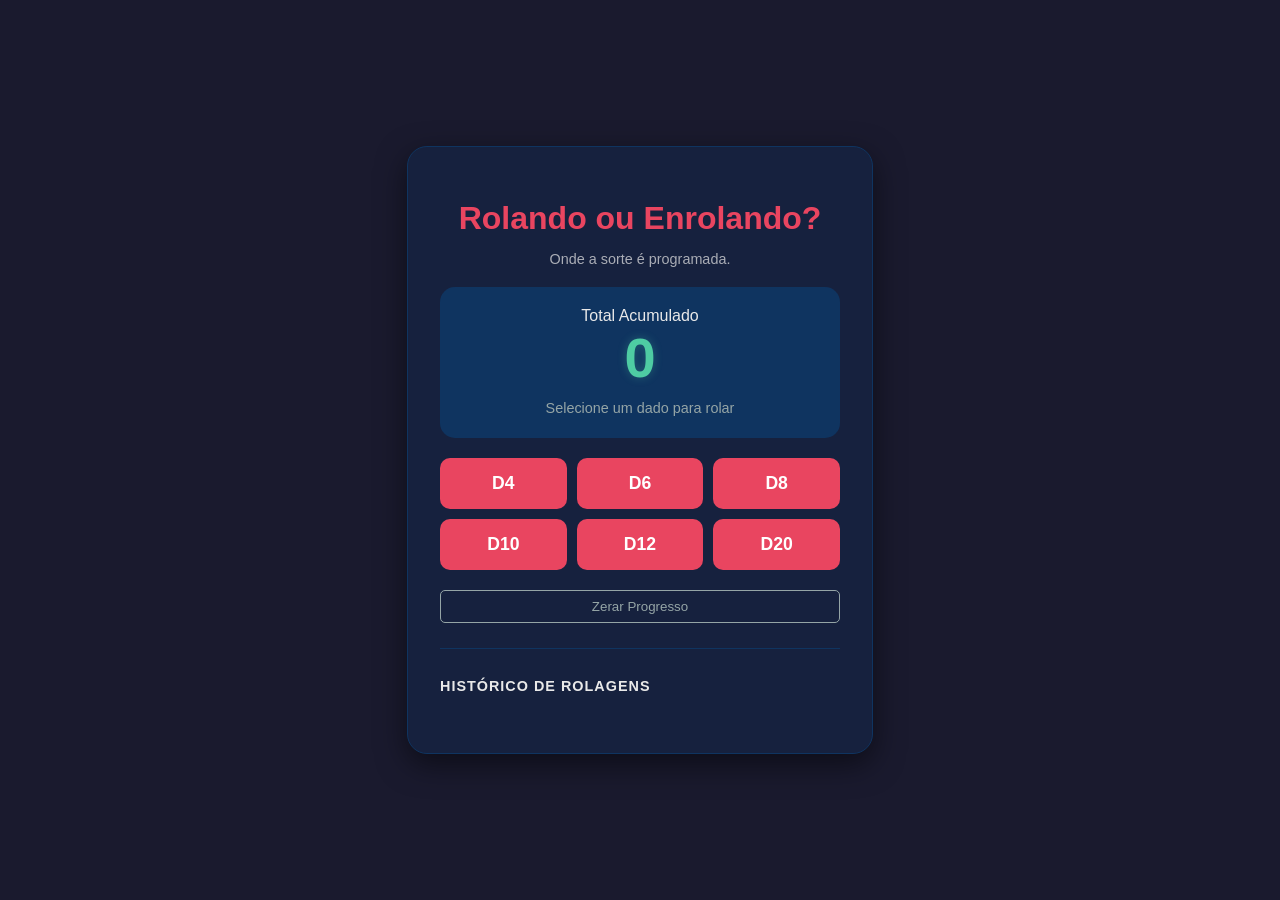
<file: index.html>
<!DOCTYPE html>
<html lang="pt-BR">
<head>
    <meta charset="UTF-8">
    <meta name="viewport" content="width=device-width, initial-scale=1.0">
    <title>Sistema de Dados - Dona Bete</title>
    <link rel="stylesheet" href="css/style.css">
</head>
<body>

    <div class="app-container">
        <header>
            <h1>Rolando ou Enrolando?</h1>
            <p>Onde a sorte é programada.</p>
        </header>

        <section class="placar-section">
            <div class="label">Total Acumulado</div>
            <div id="total-placar" class="valor-total">0</div>
            <div id="status-msg" class="mensagem">Selecione um dado para rolar</div>
        </section>

        <section class="dados-grid">
            <button class="btn-dado" data-faces="4">D4</button>
            <button class="btn-dado" data-faces="6">D6</button>
            <button class="btn-dado" data-faces="8">D8</button>
            <button class="btn-dado" data-faces="10">D10</button>
            <button class="btn-dado" data-faces="12">D12</button>
            <button class="btn-dado" data-faces="20">D20</button>
        </section>

        <section class="controles">
            <button id="btn-reset" class="btn-secundario">Zerar Progresso</button>
        </section>

        <section class="historico-container">
            <h3>Histórico de Rolagens</h3>
            <ul id="lista-historico"></ul>
        </section>
    </div>

    <script src="js/script.js"></script>
</body>
</html>
</file>
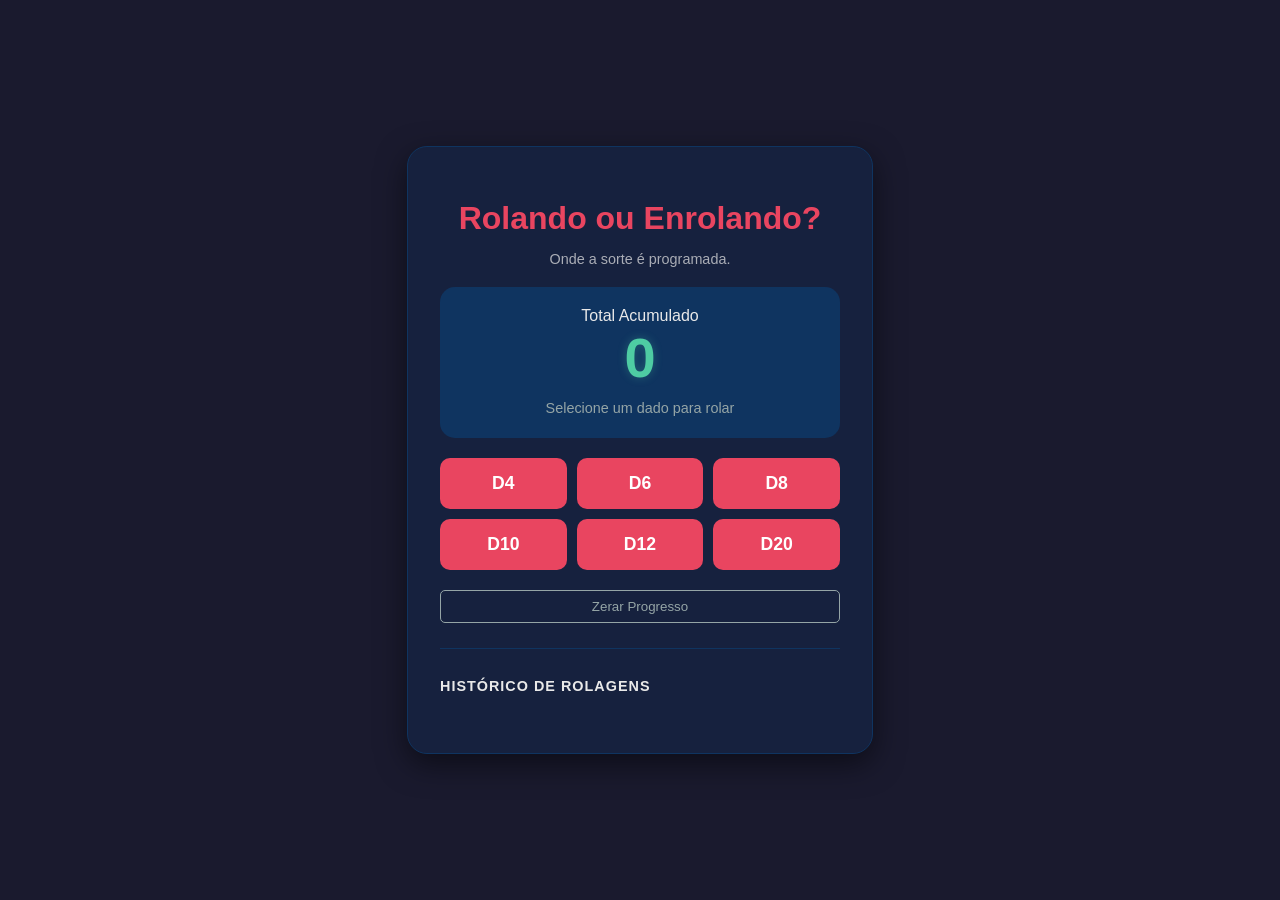
<file: Dona_Bette/index.html>
<!DOCTYPE html>
<html lang="pt-BR">
<head>
    <meta charset="UTF-8">
    <meta name="viewport" content="width=device-width, initial-scale=1.0">
    <title>Sistema de Dados - Dona Bete</title>
    <link rel="stylesheet" href="css/style.css">
</head>
<body>

    <div class="app-container">
        <header>
            <h1>Rolando ou Enrolando?</h1>
            <p>Onde a sorte é programada.</p>
        </header>

        <section class="placar-section">
            <div class="label">Total Acumulado</div>
            <div id="total-placar" class="valor-total">0</div>
            <div id="status-msg" class="mensagem">Selecione um dado para rolar</div>
        </section>

        <section class="dados-grid">
            <button class="btn-dado" data-faces="4">D4</button>
            <button class="btn-dado" data-faces="6">D6</button>
            <button class="btn-dado" data-faces="8">D8</button>
            <button class="btn-dado" data-faces="10">D10</button>
            <button class="btn-dado" data-faces="12">D12</button>
            <button class="btn-dado" data-faces="20">D20</button>
        </section>

        <section class="controles">
            <button id="btn-reset" class="btn-secundario">Zerar Progresso</button>
        </section>

        <section class="historico-container">
            <h3>Histórico de Rolagens</h3>
            <ul id="lista-historico"></ul>
        </section>
    </div>

    <script src="js/script.js"></script>
</body>
</html>
</file>
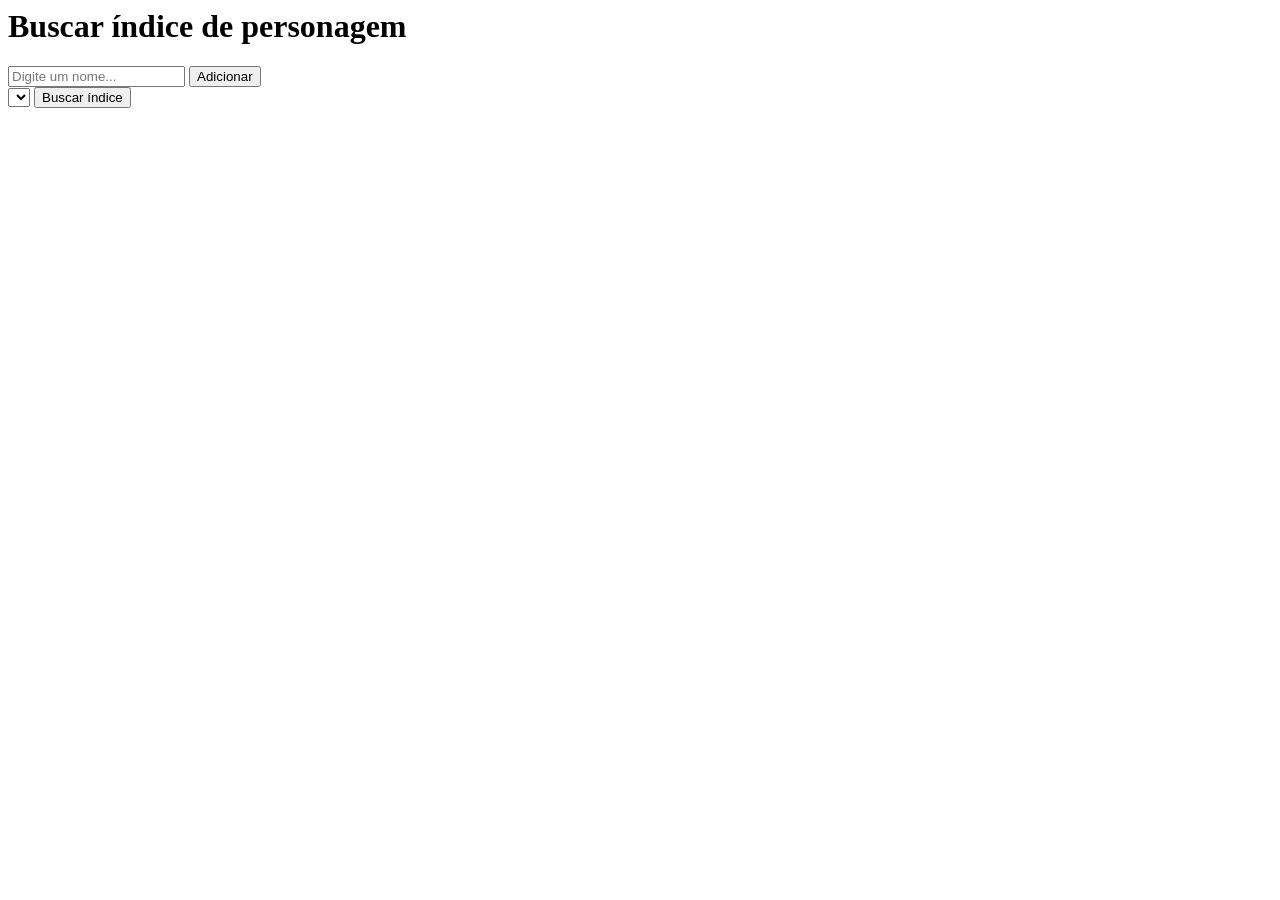
<file: arrays/indices-input.html>
<body>

<div class="card">
  <h1>Buscar índice de personagem</h1>

  <div class="add-container">
    <input type="text" id="novoNome" placeholder="Digite um nome...">
    <button onclick="adicionarPersonagem()">Adicionar</button>
  </div>

  <div class="array-container" id="lista"></div>

  <select id="seletor"></select>
  <button onclick="buscarIndice()">Buscar índice</button>

  <div id="resultado"></div>
</div>

<script>
  const personagens = [];

  const lista = document.getElementById("lista");
  const seletor = document.getElementById("seletor");
  const inputNome = document.getElementById("novoNome");

  function renderizarLista() {
    lista.innerHTML = "";
    seletor.innerHTML = "";

    for (let i = 0; i < personagens.length; i++) {
      const nome = personagens[i];

      const celula = document.createElement("div");
      celula.className = "celula";
      celula.id = "item-" + i;
      celula.innerHTML = `<span class="valor">${nome}</span><span class="idx">[${i}]</span>`;
      lista.appendChild(celula);

      const opt = document.createElement("option");
      opt.value = nome;
      opt.textContent = nome;
      seletor.appendChild(opt);
    }
  }

  function adicionarPersonagem() {
    const nome = inputNome.value.trim();

    if (nome === "") {
      return;
    }

    personagens.push(nome);
    inputNome.value = "";

    renderizarLista();
  }

  function buscarIndice() {
    const celulas = document.querySelectorAll(".celula");
    for (let i = 0; i < celulas.length; i++) {
      celulas[i].classList.remove("destaque");
    }

    const nomeEscolhido = seletor.value;

    let indice = -1;
    let i = 0;
    while (i < personagens.length) {
      if (personagens[i] === nomeEscolhido) {
        indice = i;
        break;
      }
      i++;
    }

    document.getElementById("resultado").textContent =
      `"${nomeEscolhido}" está no índice ${indice}`;

    if (indice !== -1) {
      document.getElementById("item-" + indice).classList.add("destaque");
    }
  }
</script>
</file>
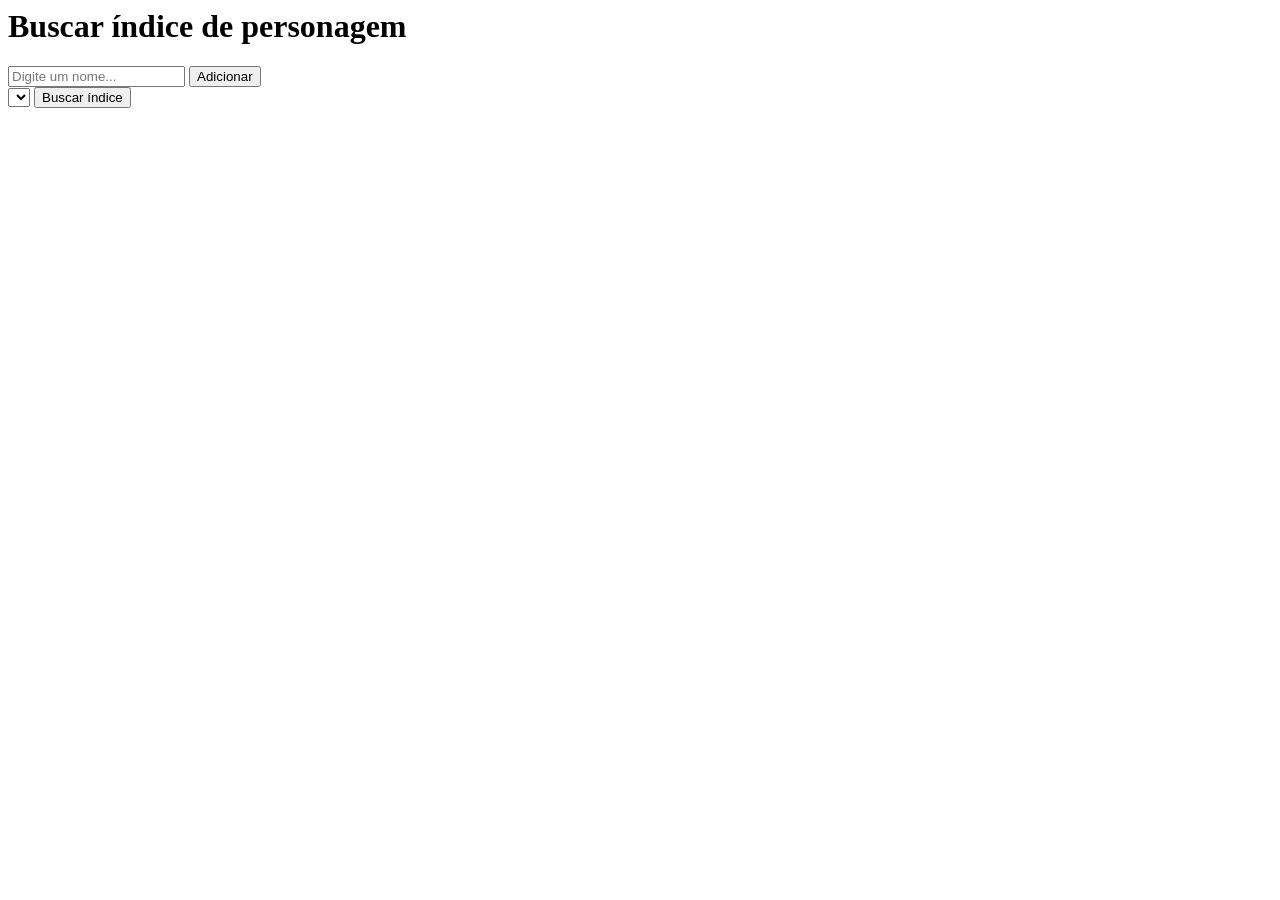
<file: arrays/indices-nome-diferente.html>
<body>

<div class="card">
  <h1>Buscar índice de personagem</h1>

  <div class="add-container">
    <input type="text" id="novoNome" placeholder="Digite um nome...">
    <button onclick="adicionarPersonagem()">Adicionar</button>
  </div>

  <div class="array-container" id="lista"></div>

  <select id="seletor"></select>
  <button onclick="buscarIndice()">Buscar índice</button>

  <div id="resultado"></div>
</div>

<script>
  const personagens = [];

  const lista = document.getElementById("lista");
  const seletor = document.getElementById("seletor");
  const inputNome = document.getElementById("novoNome");

  function renderizarLista() {
    lista.innerHTML = "";
    seletor.innerHTML = "";

    for (let i = 0; i < personagens.length; i++) {
      const nome = personagens[i];

      const celula = document.createElement("div");
      celula.className = "celula";
      celula.id = "item-" + i;
      celula.innerHTML = `<span class="valor">${nome}</span><span class="idx">[${i}]</span>`;
      lista.appendChild(celula);

      const opt = document.createElement("option");
      opt.value = nome;
      opt.textContent = nome;
      seletor.appendChild(opt);
    }
  }

  function nomeJaExiste(nome) {
    let i = 0;
    while (i < personagens.length) {
      if (personagens[i] === nome) {
        return true;
      }
      i++;
    }
    return false;
  }

  function adicionarPersonagem() {
    const nome = inputNome.value.trim();

    if (nome === "") {
      return;
    }

    if (nomeJaExiste(nome)) {
      document.getElementById("resultado").textContent =
        `"${nome}" já existe na lista. Escolha outro nome.`;
      return;
    }

    personagens.push(nome);
    inputNome.value = "";
    document.getElementById("resultado").textContent = "";

    renderizarLista();
  }

  function buscarIndice() {
    const celulas = document.querySelectorAll(".celula");
    for (let i = 0; i < celulas.length; i++) {
      celulas[i].classList.remove("destaque");
    }

    const nomeEscolhido = seletor.value;

    let indice = -1;
    let i = 0;
    while (i < personagens.length) {
      if (personagens[i] === nomeEscolhido) {
        indice = i;
        break;
      }
      i++;
    }

    document.getElementById("resultado").textContent =
      `"${nomeEscolhido}" está no índice ${indice}`;

    if (indice !== -1) {
      document.getElementById("item-" + indice).classList.add("destaque");
    }
  }
</script>
</file>
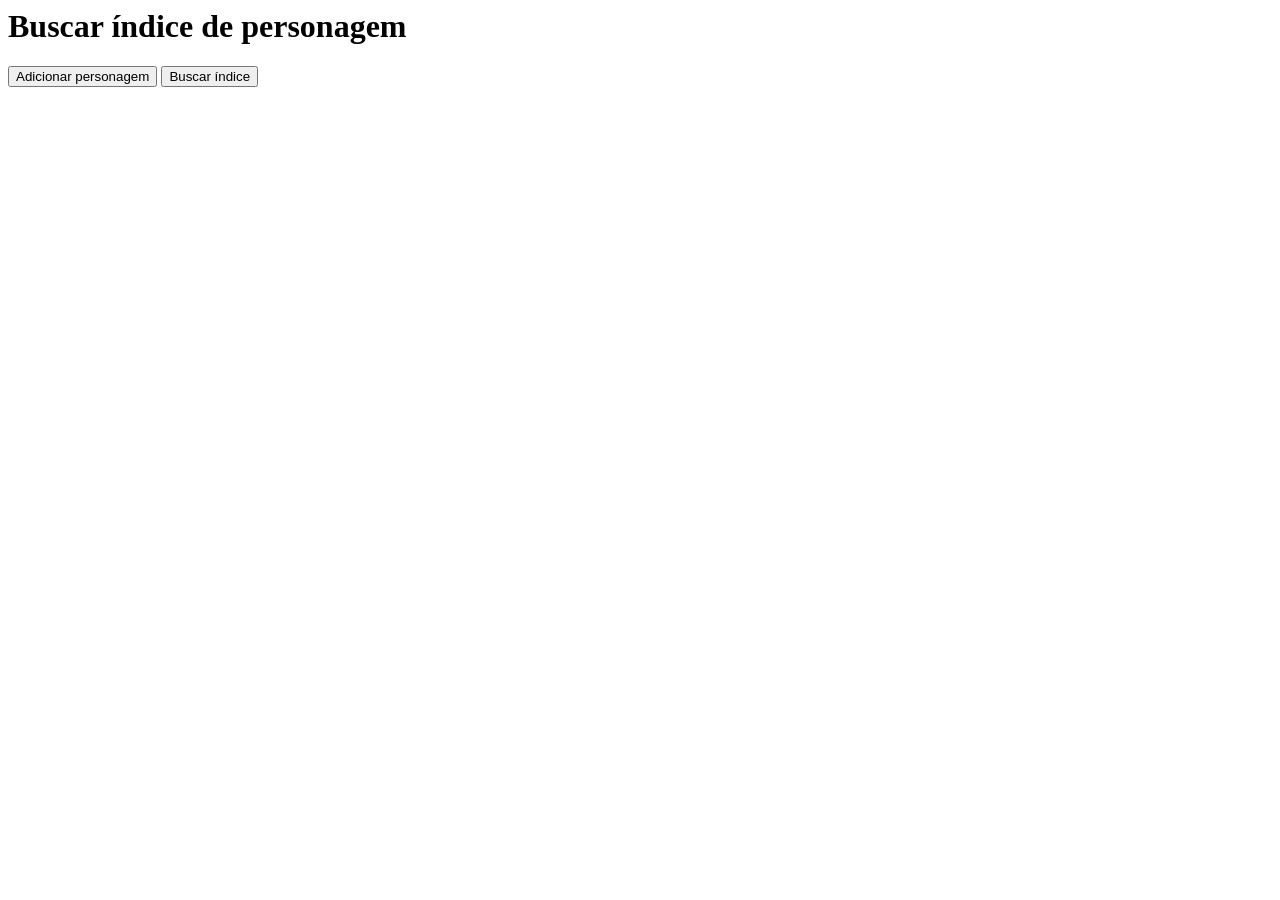
<file: arrays/indices-prompt.html>
<body>

<div class="card">
  <h1>Buscar índice de personagem</h1>

  <button onclick="adicionarPersonagem()">Adicionar personagem</button>
  <button onclick="buscarIndice()">Buscar índice</button>

  <div class="array-container" id="lista"></div>

  <div id="resultado"></div>
</div>

<script>
  const personagens = [];

  const lista = document.getElementById("lista");

  function renderizarLista() {
    lista.innerHTML = "";

    for (let i = 0; i < personagens.length; i++) {
      const nome = personagens[i];

      const celula = document.createElement("div");
      celula.className = "celula";
      celula.id = "item-" + i;
      celula.innerHTML = `<span class="valor">${nome}</span><span class="idx">[${i}]</span>`;
      lista.appendChild(celula);
    }
  }

  function nomeJaExiste(nome) {
    let i = 0;
    while (i < personagens.length) {
      if (personagens[i] === nome) {
        return true;
      }
      i++;
    }
    return false;
  }

  function adicionarPersonagem() {
    const nome = prompt("Digite o nome do personagem:");

    if (nome === null) {
      return;
    }

    const nomeLimpo = nome.trim();

    if (nomeLimpo === "") {
      alert("Nome inválido.");
      return;
    }

    if (nomeJaExiste(nomeLimpo)) {
      alert(`"${nomeLimpo}" já existe na lista. Escolha outro nome.`);
      return;
    }

    personagens.push(nomeLimpo);
    renderizarLista();
  }

  function buscarIndice() {
    const celulas = document.querySelectorAll(".celula");
    for (let i = 0; i < celulas.length; i++) {
      celulas[i].classList.remove("destaque");
    }

    if (personagens.length === 0) {
      alert("A lista está vazia. Adicione um personagem primeiro.");
      return;
    }

    const nomeEscolhido = prompt("Digite o nome do personagem que deseja buscar:");

    if (nomeEscolhido === null) {
      return;
    }

    let indice = -1;
    let i = 0;
    while (i < personagens.length) {
      if (personagens[i] === nomeEscolhido) {
        indice = i;
        break;
      }
      i++;
    }

    document.getElementById("resultado").textContent =
      `"${nomeEscolhido}" está no índice ${indice}`;

    if (indice !== -1) {
      document.getElementById("item-" + indice).classList.add("destaque");
    }
  }
</script>
</file>
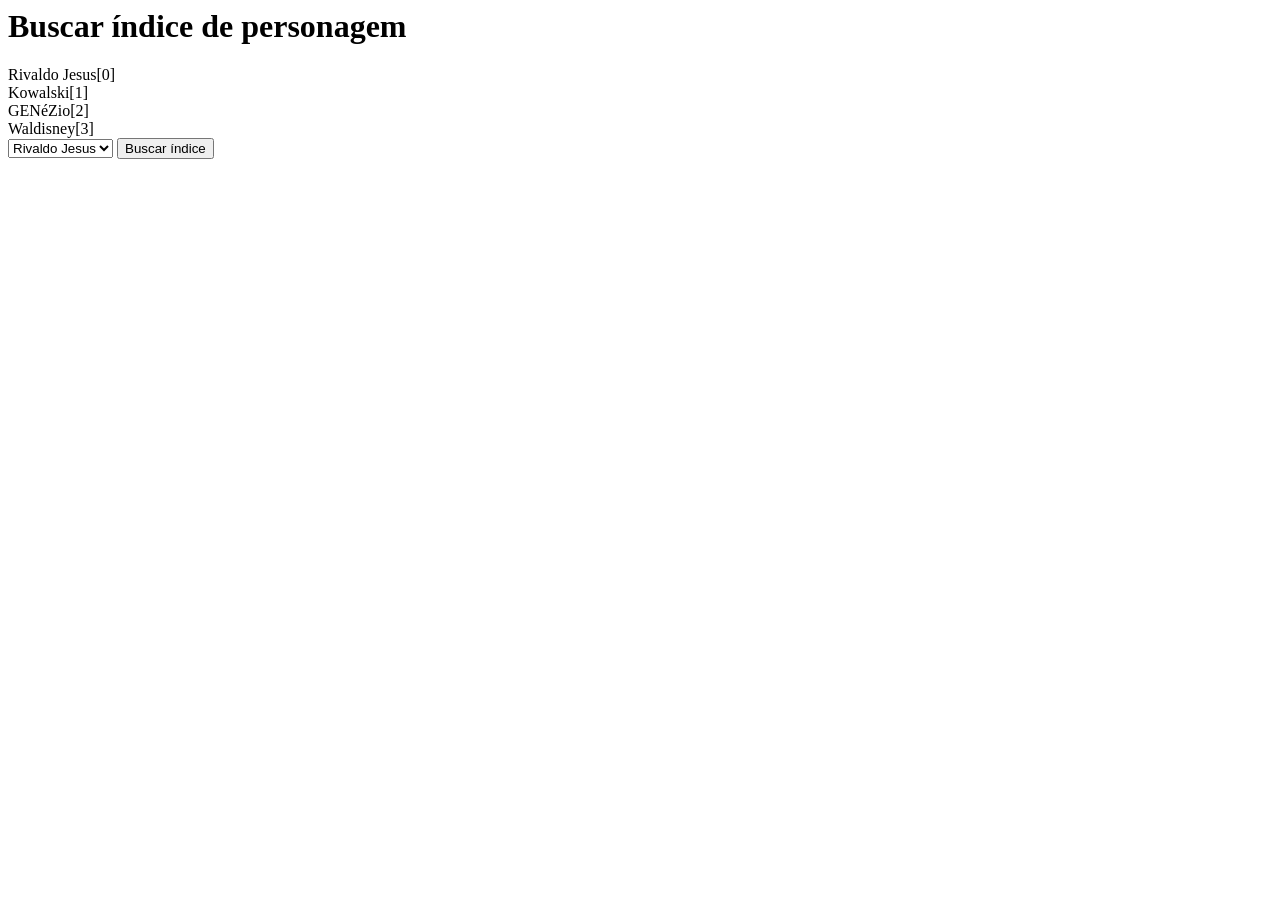
<file: arrays/indices.html>
<body>

<div class="card">
  <h1>Buscar índice de personagem</h1>

  <div class="array-container" id="lista"></div>

  <select id="seletor"></select>
  <button onclick="buscarIndice()">Buscar índice</button>

  <div id="resultado"></div>
</div>

<script>
  const personagens = [
    "Rivaldo Jesus",
    "Kowalski",
    "GENéZio",
    "Waldisney"
  ];

  const lista = document.getElementById("lista");
  const seletor = document.getElementById("seletor");

  for (let i = 0; i < personagens.length; i++) {
    const nome = personagens[i];

    const celula = document.createElement("div");
    celula.className = "celula";
    celula.id = "item-" + i;
    celula.innerHTML = `<span class="valor">${nome}</span><span class="idx">[${i}]</span>`;
    lista.appendChild(celula);

    const opt = document.createElement("option");
    opt.value = nome;
    opt.textContent = nome;
    seletor.appendChild(opt);
  }

  function buscarIndice() {
    const celulas = document.querySelectorAll(".celula");
    for (let i = 0; i < celulas.length; i++) {
      celulas[i].classList.remove("destaque");
    }

    const nomeEscolhido = seletor.value;

    let indice = -1;
    let i = 0;
    while (i < personagens.length) {
      if (personagens[i] === nomeEscolhido) {
        indice = i;
        break;
      }
      i++;
    }

    document.getElementById("resultado").textContent =
      `"${nomeEscolhido}" está no índice ${indice}`;

    document.getElementById("item-" + indice).classList.add("destaque");
  }
</script>
</file>
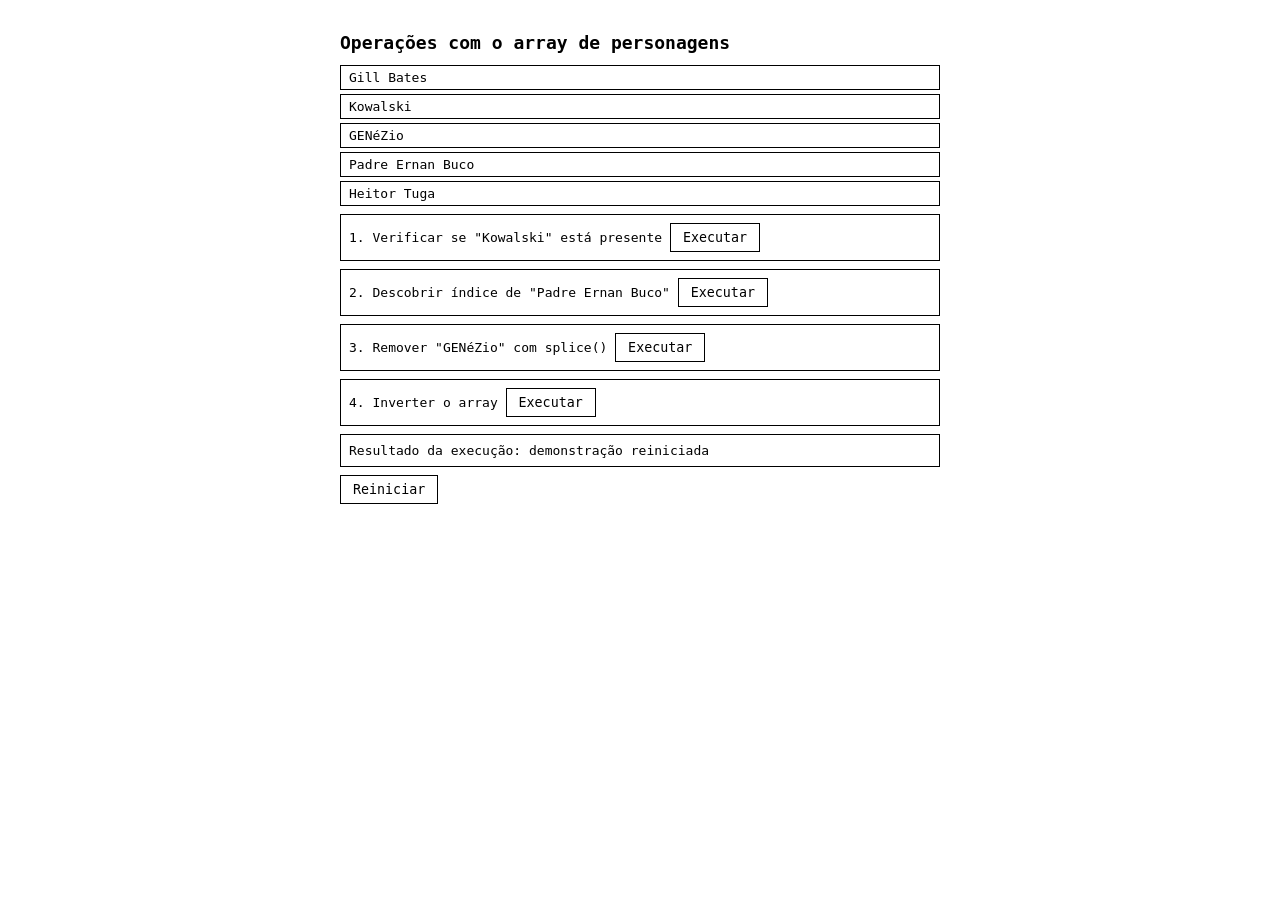
<file: arrays/metodos-array-prompt.html>
<!DOCTYPE html>
<html lang="pt-BR">
<head>
<meta charset="UTF-8">
<meta name="viewport" content="width=device-width, initial-scale=1.0">
<title>Operações com Array de Personagens</title>
<style>
  body {
    font-family: monospace;
    background: #fff;
    color: #000;
    padding: 20px;
    max-width: 600px;
    margin: 0 auto;
  }
  h1 {
    font-size: 18px;
  }
  div.array-item {
    border: 1px solid #000;
    padding: 4px 8px;
    margin: 4px 0;
  }
  div.step {
    border: 1px solid #000;
    padding: 8px;
    margin: 8px 0;
  }
  div.resultado {
    border: 1px solid #000;
    padding: 8px;
    margin: 8px 0;
  }
  button {
    font-family: monospace;
    background: #fff;
    color: #000;
    border: 1px solid #000;
    padding: 6px 12px;
    cursor: pointer;
  }
</style>
</head>
<body>
<h1>Operações com o array de personagens</h1>

<div id="lista"></div>

<div class="step">
  1. Verificar se "Kowalski" está presente
  <button onclick="passo1()">Executar</button>
</div>

<div class="step">
  2. Descobrir índice de "Padre Ernan Buco"
  <button onclick="passo2()">Executar</button>
</div>

<div class="step">
  3. Remover "GENéZio" com splice()
  <button onclick="passo3()">Executar</button>
</div>

<div class="step">
  4. Inverter o array
  <button onclick="passo4()">Executar</button>
</div>

<div id="resultado" class="resultado">Resultado da execução: <span id="resultado-texto">nenhuma execução ainda</span></div>

<button onclick="reiniciar()">Reiniciar</button>

<script>
  let personagens = [];

  // Pede ao usuário para digitar os nomes separados por vírgula
  function estadoInicial() {
    const entrada = prompt(
      "Digite os nomes dos personagens separados por vírgula:",
      "Gill Bates, Kowalski, GENéZio, Padre Ernan Buco, Heitor Tuga"
    );

    if (!entrada) {
      // se o usuário cancelar ou deixar vazio, usa uma lista padrão
      return ["Gill Bates", "Kowalski", "GENéZio", "Padre Ernan Buco", "Heitor Tuga"];
    }

    return entrada.split(",").map(nome => nome.trim()).filter(nome => nome !== "");
  }

  function renderLista() {
    const lista = document.getElementById('lista');
    lista.innerHTML = '';
    personagens.forEach(nome => {
      const div = document.createElement('div');
      div.className = 'array-item';
      div.textContent = nome;
      lista.appendChild(div);
    });
  }

  function mostrarResultado(texto) {
    document.getElementById('resultado-texto').textContent = texto;
  }

  function passo1() {
    const encontrado = personagens.includes("Kowalski");
    mostrarResultado('includes("Kowalski") -> ' + encontrado);
  }

  function passo2() {
    const indice = personagens.indexOf("Padre Ernan Buco");
    mostrarResultado('indexOf("Padre Ernan Buco") -> ' + indice);
  }

  function passo3() {
    const indice = personagens.indexOf("GENéZio");
    if (indice === -1) {
      mostrarResultado('splice() -> "GENéZio" não encontrado na lista atual');
      return;
    }
    personagens.splice(indice, 1);
    mostrarResultado('splice(' + indice + ', 1) -> removido "GENéZio"');
    renderLista();
  }

  function passo4() {
    personagens.reverse();
    mostrarResultado('reverse() -> [' + personagens.join(', ') + ']');
    renderLista();
  }

  function reiniciar() {
    personagens = estadoInicial();
    renderLista();
    mostrarResultado('demonstração reiniciada');
  }

  reiniciar();
</script>
</body>
</html>
</file>
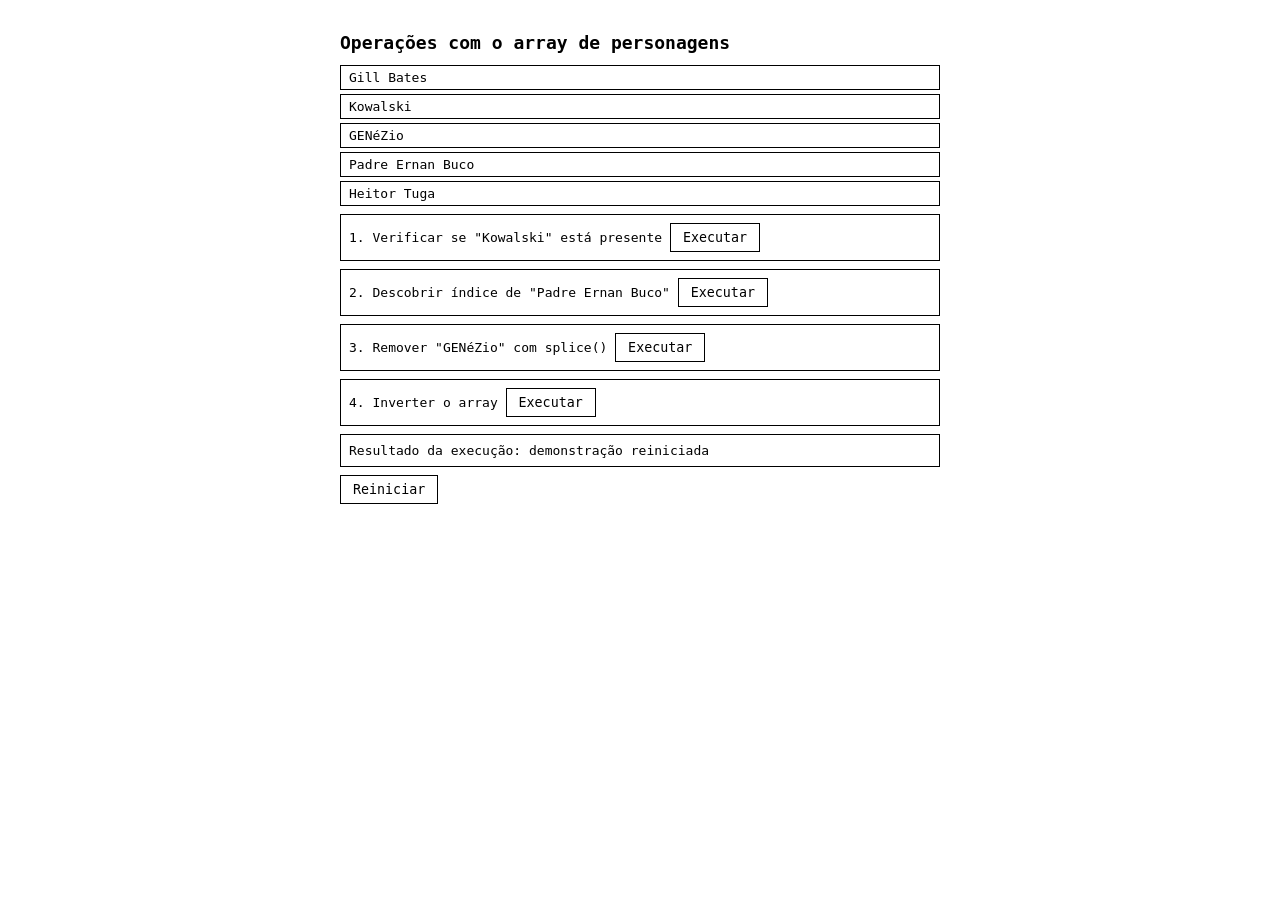
<file: arrays/metodos-array.html>
<!DOCTYPE html>
<html lang="pt-BR">
<head>
<meta charset="UTF-8">
<meta name="viewport" content="width=device-width, initial-scale=1.0">
<title>Operações com Array de Personagens</title>
<style>
  body {
    font-family: monospace;
    background: #fff;
    color: #000;
    padding: 20px;
    max-width: 600px;
    margin: 0 auto;
  }
  h1 {
    font-size: 18px;
  }
  div.array-item {
    border: 1px solid #000;
    padding: 4px 8px;
    margin: 4px 0;
  }
  div.step {
    border: 1px solid #000;
    padding: 8px;
    margin: 8px 0;
  }
  div.resultado {
    border: 1px solid #000;
    padding: 8px;
    margin: 8px 0;
  }
  button {
    font-family: monospace;
    background: #fff;
    color: #000;
    border: 1px solid #000;
    padding: 6px 12px;
    cursor: pointer;
  }
</style>
</head>
<body>
<h1>Operações com o array de personagens</h1>

<div id="lista"></div>

<div class="step">
  1. Verificar se "Kowalski" está presente
  <button onclick="passo1()">Executar</button>
</div>

<div class="step">
  2. Descobrir índice de "Padre Ernan Buco"
  <button onclick="passo2()">Executar</button>
</div>

<div class="step">
  3. Remover "GENéZio" com splice()
  <button onclick="passo3()">Executar</button>
</div>

<div class="step">
  4. Inverter o array
  <button onclick="passo4()">Executar</button>
</div>

<div id="resultado" class="resultado">Resultado da execução: <span id="resultado-texto">nenhuma execução ainda</span></div>

<button onclick="reiniciar()">Reiniciar</button>

<script>
  let personagens = [];

  function estadoInicial() {
    return [
      "Gill Bates",
      "Kowalski",
      "GENéZio",
      "Padre Ernan Buco",
      "Heitor Tuga"
    ];
  }

  function renderLista() {
    const lista = document.getElementById('lista');
    lista.innerHTML = '';
    personagens.forEach(nome => {
      const div = document.createElement('div');
      div.className = 'array-item';
      div.textContent = nome;
      lista.appendChild(div);
    });
  }

  function mostrarResultado(texto) {
    document.getElementById('resultado-texto').textContent = texto;
  }

  function passo1() {
    const encontrado = personagens.includes("Kowalski");
    mostrarResultado('includes("Kowalski") -> ' + encontrado);
  }

  function passo2() {
    const indice = personagens.indexOf("Padre Ernan Buco");
    mostrarResultado('indexOf("Padre Ernan Buco") -> ' + indice);
  }

  function passo3() {
    const indice = personagens.indexOf("GENéZio");
    personagens.splice(indice, 1);
    mostrarResultado('splice(' + indice + ', 1) -> removido "GENéZio"');
    renderLista();
  }

  function passo4() {
    personagens.reverse();
    mostrarResultado('reverse() -> [' + personagens.join(', ') + ']');
    renderLista();
  }

  function reiniciar() {
    personagens = estadoInicial();
    renderLista();
    mostrarResultado('demonstração reiniciada');
  }

  reiniciar();
</script>
</body>
</html>
</file>
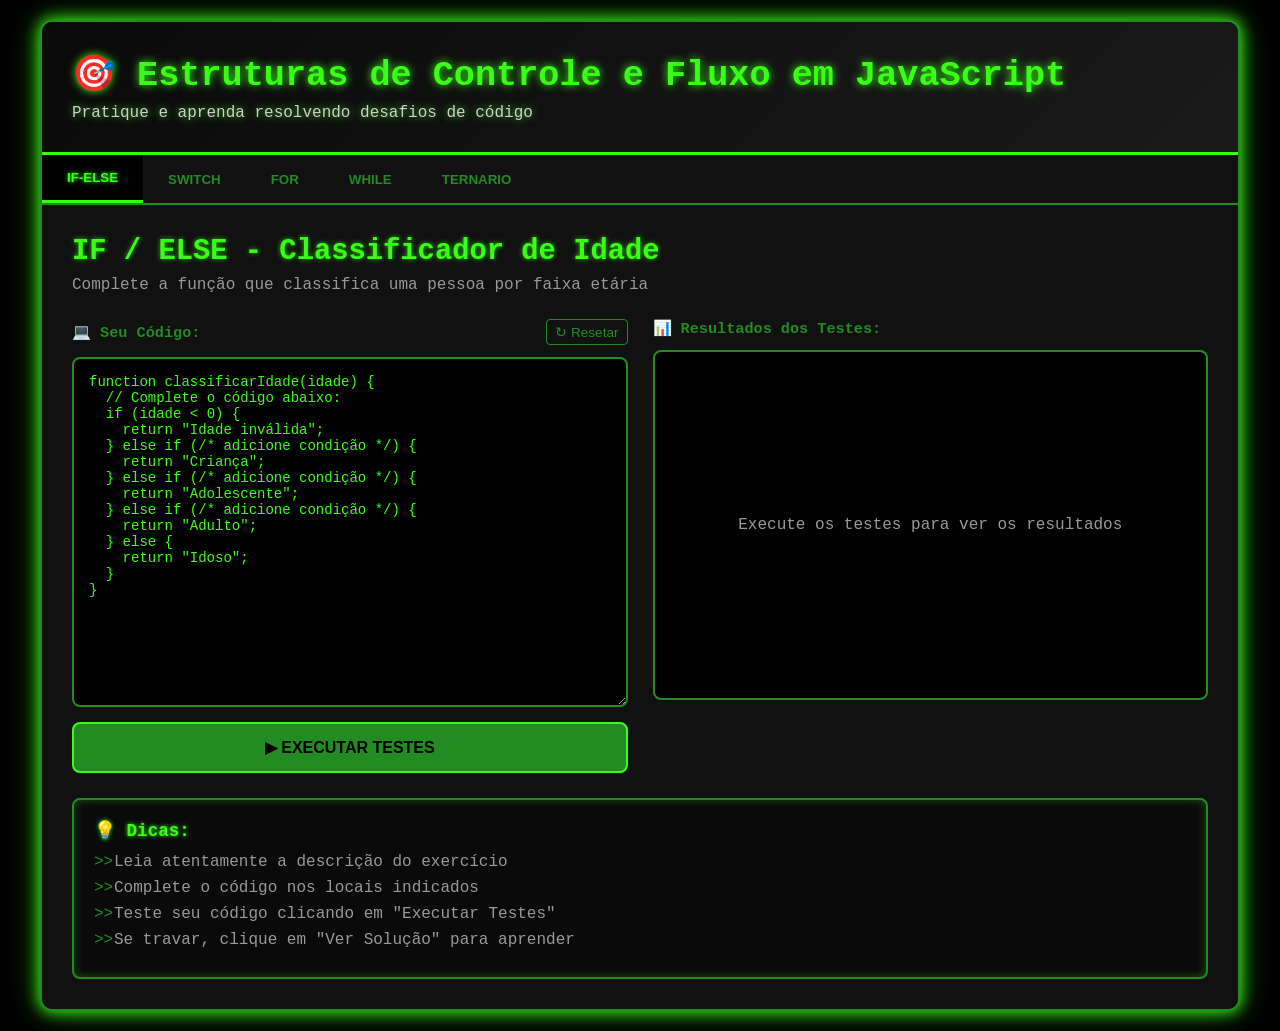
<file: mnu_structures/1-2_Estruturas de controlebs.html>
<!DOCTYPE html>
<html lang="pt-BR">
<head>
    <meta charset="UTF-8">
    <meta name="viewport" content="width=device-width, initial-scale=1.0">
    <title>Estruturas de Controle e Fluxo - JavaScript</title>
    <link rel="stylesheet" href="css/style.css">
<style>
</style>
</head>
<body>
    <div class="container">
        <div class="header">
            <h1>🎯 Estruturas de Controle e Fluxo em JavaScript</h1>
            <p>Pratique e aprenda resolvendo desafios de código</p>
        </div>

        <div class="tabs" id="tabs"></div>

        <div class="content">
            <div class="exercise-header">
                <h2 id="exercise-title"></h2>
                <p id="exercise-description"></p>
            </div>

            <div class="grid">
                <div class="editor-section">
                    <div class="section-header">
                        <span class="section-label">💻 Seu Código:</span>
                        <button class="reset-btn" onclick="resetCode()">↻ Resetar</button>
                    </div>
                    <textarea id="code-editor" spellcheck="false"></textarea>
                    <div class="button-group">
                        <button class="btn btn-run" onclick="runTests()">
                            ▶ Executar Testes
                        </button>
                      <!--  <button class="btn btn-solution" onclick="">
                            Ver Solução
                        </button> -->
                    </div>
                </div>

                <div class="results-section">
                    <div class="section-header">
                        <span class="section-label">📊 Resultados dos Testes:</span>
                    </div>
                    <div class="results-box" id="results">
                        <div class="empty-results">
                            Execute os testes para ver os resultados
                        </div>
                    </div>
                </div>
            </div>

            <div class="tips-box">
                <h3>💡 Dicas:</h3>
                <ul>
                    <li>Leia atentamente a descrição do exercício</li>
                    <li>Complete o código nos locais indicados</li>
                    <li>Teste seu código clicando em "Executar Testes"</li>
                    <li>Se travar, clique em "Ver Solução" para aprender</li>
                </ul>
            </div>
        </div>
    </div>
    <script src="js/script.js"></script>
</body>
</html>
</file>
<file: css/style.css>
body {
    font-family: 'Segoe UI', Tahoma, Geneva, Verdana, sans-serif;
    background-color: #1a1a2e;
    color: #e9e9e9;
    display: flex;
    justify-content: center;
    align-items: center;
    min-height: 100vh;
    margin: 0;
}

.app-container {
    background-color: #16213e;
    padding: 2rem;
    border-radius: 20px;
    box-shadow: 0 10px 30px rgba(0,0,0,0.5);
    width: 90%;
    max-width: 400px;
    text-align: center;
    border: 1px solid #0f3460;
}

header h1 {
    color: #e94560;
    margin-bottom: 5px;
}

header p {
    font-size: 0.9rem;
    opacity: 0.7;
}

.placar-section {
    background: #0f3460;
    padding: 20px;
    border-radius: 15px;
    margin: 20px 0;
}

.valor-total {
    font-size: 3.5rem;
    font-weight: bold;
    color: #4ecca3;
    text-shadow: 0 0 10px rgba(78, 204, 163, 0.3);
}

.mensagem {
    font-size: 0.9rem;
    color: #95a5a6;
    margin-top: 10px;
    min-height: 1.2em;
}

.dados-grid {
    display: grid;
    grid-template-columns: repeat(3, 1fr);
    gap: 10px;
    margin-bottom: 20px;
}

.btn-dado {
    background-color: #e94560;
    color: white;
    border: none;
    padding: 15px 0;
    font-size: 1.1rem;
    font-weight: bold;
    border-radius: 10px;
    cursor: pointer;
    transition: all 0.2s;
}

.btn-dado:hover {
    background-color: #ff5e78;
    transform: translateY(-2px);
}

.btn-dado:active {
    transform: translateY(1px);
}

.btn-secundario {
    background: transparent;
    color: #95a5a6;
    border: 1px solid #95a5a6;
    padding: 8px 15px;
    border-radius: 5px;
    cursor: pointer;
    width: 100%;
}

.btn-secundario:hover {
    background: rgba(149, 165, 166, 0.1);
}

.historico-container {
    margin-top: 25px;
    text-align: left;
    border-top: 1px solid #0f3460;
    padding-top: 15px;
}

.historico-container h3 {
    font-size: 0.9rem;
    text-transform: uppercase;
    letter-spacing: 1px;
    margin-bottom: 10px;
}

#lista-historico {
    list-style: none;
    padding: 0;
    font-size: 0.85rem;
    max-height: 120px;
    overflow-y: auto;
}

#lista-historico li {
    padding: 5px 0;
    border-bottom: 1px solid #16213e;
    color: #bdc3c7;
}
</file>
<file: Dona_Bette/css/style.css>
body {
    font-family: 'Segoe UI', Tahoma, Geneva, Verdana, sans-serif;
    background-color: #1a1a2e;
    color: #e9e9e9;
    display: flex;
    justify-content: center;
    align-items: center;
    min-height: 100vh;
    margin: 0;
}

.app-container {
    background-color: #16213e;
    padding: 2rem;
    border-radius: 20px;
    box-shadow: 0 10px 30px rgba(0,0,0,0.5);
    width: 90%;
    max-width: 400px;
    text-align: center;
    border: 1px solid #0f3460;
}

header h1 {
    color: #e94560;
    margin-bottom: 5px;
}

header p {
    font-size: 0.9rem;
    opacity: 0.7;
}

.placar-section {
    background: #0f3460;
    padding: 20px;
    border-radius: 15px;
    margin: 20px 0;
}

.valor-total {
    font-size: 3.5rem;
    font-weight: bold;
    color: #4ecca3;
    text-shadow: 0 0 10px rgba(78, 204, 163, 0.3);
}

.mensagem {
    font-size: 0.9rem;
    color: #95a5a6;
    margin-top: 10px;
    min-height: 1.2em;
}

.dados-grid {
    display: grid;
    grid-template-columns: repeat(3, 1fr);
    gap: 10px;
    margin-bottom: 20px;
}

.btn-dado {
    background-color: #e94560;
    color: white;
    border: none;
    padding: 15px 0;
    font-size: 1.1rem;
    font-weight: bold;
    border-radius: 10px;
    cursor: pointer;
    transition: all 0.2s;
}

.btn-dado:hover {
    background-color: #ff5e78;
    transform: translateY(-2px);
}

.btn-dado:active {
    transform: translateY(1px);
}

.btn-secundario {
    background: transparent;
    color: #95a5a6;
    border: 1px solid #95a5a6;
    padding: 8px 15px;
    border-radius: 5px;
    cursor: pointer;
    width: 100%;
}

.btn-secundario:hover {
    background: rgba(149, 165, 166, 0.1);
}

.historico-container {
    margin-top: 25px;
    text-align: left;
    border-top: 1px solid #0f3460;
    padding-top: 15px;
}

.historico-container h3 {
    font-size: 0.9rem;
    text-transform: uppercase;
    letter-spacing: 1px;
    margin-bottom: 10px;
}

#lista-historico {
    list-style: none;
    padding: 0;
    font-size: 0.85rem;
    max-height: 120px;
    overflow-y: auto;
}

#lista-historico li {
    padding: 5px 0;
    border-bottom: 1px solid #16213e;
    color: #bdc3c7;
}
</file>
<file: mnu_structures/css/style.css>
/* Variáveis de cor para fácil ajuste */
        :root {
            --bg-dark: #000000;
            --bg-medium: #111111;
            --neon-green-primary: #39ff14; /* Verde Elétrico Brilhante */
            --neon-green-secondary: #228b22; /* Verde mais escuro/Borda */
            --text-light: #ffffff;
            --text-dim: #999999;
        }

        * {
            margin: 0;
            padding: 0;
            box-sizing: border-box;
            /* Adiciona uma sutil sombra de texto neon para o efeito "brilho" */
            /*text-shadow: 0 0 5px var(--neon-green-secondary);*/ 
        }

        body {
            font-family: 'Consolas', 'Courier New', monospace; /* Fonte tecnológica/monospaçada */
            background: var(--bg-dark);
            min-height: 100vh;
            padding: 20px;
            color: var(--text-light);
        }

        .container {
            max-width: 1200px;
            margin: 0 auto;
            background: var(--bg-medium);
            border-radius: 12px;
            /* Efeito de brilho neon na borda */
            box-shadow: 0 0 15px var(--neon-green-primary), 0 0 30px rgba(57, 255, 20, 0.5);
            overflow: hidden;
            border: 2px solid var(--neon-green-secondary);
        }

        .header {
            background: linear-gradient(135deg, #0a0a0a 0%, #1a1a1a 100%);
            color: var(--neon-green-primary);
            padding: 30px;
            border-bottom: 3px solid var(--neon-green-primary);
            text-shadow: 0 0 8px var(--neon-green-primary);
        }

        .header h1 {
            font-size: 2.2rem;
            margin-bottom: 8px;
        }

        .header p {
            opacity: 0.8;
            font-size: 1rem;
            color: var(--text-light);
        }

        .tabs {
            display: flex;
            background: var(--bg-medium);
            border-bottom: 2px solid var(--neon-green-secondary);
            overflow-x: auto;
        }

        .tab {
            padding: 15px 25px;
            background: none;
            border: none;
            cursor: pointer;
            font-weight: 600;
            color: var(--neon-green-secondary);
            transition: all 0.3s;
            white-space: nowrap;
        }

        .tab:hover {
            background: rgba(57, 255, 20, 0.1);
            color: var(--neon-green-primary);
        }

        .tab.active {
            background: var(--bg-dark);
            color: var(--neon-green-primary);
            border-bottom: 3px solid var(--neon-green-primary);
            text-shadow: 0 0 4px var(--neon-green-primary);
        }

        .content {
            padding: 30px;
            background: var(--bg-medium);
        }

        .exercise-header {
            margin-bottom: 25px;
        }

        .exercise-header h2 {
            font-size: 1.8rem;
            color: var(--neon-green-primary);
            margin-bottom: 8px;
            text-shadow: 0 0 5px rgba(57, 255, 20, 0.7);
        }

        .exercise-header p {
            color: var(--text-dim);
            font-size: 1rem;
        }

        .grid {
            display: grid;
            grid-template-columns: 1fr 1fr;
            gap: 25px;
            margin-bottom: 25px;
        }

        @media (max-width: 968px) {
            .grid {
                grid-template-columns: 1fr;
            }
        }

        .editor-section, .results-section {
            display: flex;
            flex-direction: column;
        }

        .section-header {
            display: flex;
            justify-content: space-between;
            align-items: center;
            margin-bottom: 12px;
        }

        .section-label {
            font-weight: 600;
            color: var(--neon-green-secondary);
            font-size: 0.95rem;
        }

        .reset-btn {
            background: none;
            border: 1px solid var(--neon-green-secondary);
            color: var(--neon-green-secondary);
            cursor: pointer;
            font-size: 0.85rem;
            padding: 4px 8px;
            border-radius: 4px;
            transition: all 0.2s;
        }

        .reset-btn:hover {
            background: var(--neon-green-secondary);
            color: var(--bg-dark);
            box-shadow: 0 0 5px var(--neon-green-primary);
        }

        textarea {
            width: 100%;
            height: 350px;
            padding: 15px;
            background: var(--bg-dark);
            color: var(--neon-green-primary);
            border: 2px solid var(--neon-green-secondary);
            border-radius: 8px;
            font-family: 'Courier New', monospace;
            font-size: 14px;
            resize: vertical;
            transition: border-color 0.3s, box-shadow 0.3s;
        }

        textarea:focus {
            outline: none;
            border-color: var(--neon-green-primary);
            box-shadow: 0 0 10px var(--neon-green-primary);
        }

        .button-group {
            display: flex;
            gap: 12px;
            margin-top: 15px;
        }

        .btn {
            flex: 1;
            padding: 14px 24px;
            border: none;
            border-radius: 8px;
            font-weight: 600;
            font-size: 1rem;
            cursor: pointer;
            transition: all 0.3s;
            display: flex;
            align-items: center;
            justify-content: center;
            gap: 8px;
            text-transform: uppercase;
        }

        .btn-run {
            background: var(--neon-green-secondary); /* Verde mais escuro para o botão */
            color: var(--bg-dark);
            border: 2px solid var(--neon-green-primary);
        }

        .btn-run:hover {
            background: var(--neon-green-primary); /* Brilho ao passar o mouse */
            color: var(--bg-dark);
            transform: translateY(-2px);
            box-shadow: 0 0 15px var(--neon-green-primary);
        }

        .btn-solution {
            background: #4b0082; /* Roxo escuro para contraste (código Alienígena) */
            color: var(--text-light);
            border: 2px solid #8a2be2;
        }

        .btn-solution:hover {
            background: #8a2be2;
            transform: translateY(-2px);
            box-shadow: 0 0 15px #8a2be2;
        }

        .results-box {
            height: 350px;
            padding: 20px;
            background: var(--bg-dark);
            color: var(--text-light);
            border: 2px solid var(--neon-green-secondary);
            border-radius: 8px;
            overflow-y: auto;
        }

        .empty-results {
            display: flex;
            align-items: center;
            justify-content: center;
            height: 100%;
            color: var(--text-dim);
            text-align: center;
        }

        .test-result {
            margin-bottom: 12px;
            padding: 15px;
            border-radius: 6px;
            border: 2px solid;
            color: var(--bg-dark); /* Texto escuro dentro do resultado para contraste */
        }

        .test-result.pass {
            background: var(--neon-green-secondary);
            border-color: var(--neon-green-primary);
        }

        .test-result.fail {
            background: #ff4500; /* Laranja/Vermelho para Falha */
            border-color: #ff0000;
        }

        .test-result-header {
            display: flex;
            justify-content: space-between;
            align-items: center;
            margin-bottom: 8px;
            font-weight: bold;
        }

        .test-result code {
            font-family: 'Courier New', monospace;
            font-size: 0.9rem;
            display: block;
            margin: 4px 0;
            color: var(--bg-dark); /* Texto do código escuro */
        }

        .success-banner {
            background: rgba(57, 255, 20, 0.2);
            border: 2px solid var(--neon-green-primary);
            border-radius: 6px;
            padding: 15px;
            margin-bottom: 15px;
            color: var(--neon-green-primary);
            font-weight: 600;
            text-align: center;
            text-shadow: 0 0 5px var(--neon-green-secondary);
        }

        .error-banner {
            background: rgba(255, 69, 0, 0.2);
            border: 2px solid #ff4500;
            border-radius: 6px;
            padding: 15px;
            color: #ff4500;
        }

        .tips-box {
            background: #0a0a0a;
            border: 2px solid var(--neon-green-secondary);
            border-radius: 8px;
            padding: 20px;
            margin-top: 25px;
            box-shadow: inset 0 0 10px rgba(57, 255, 20, 0.3);
        }

        .tips-box h3 {
            color: var(--neon-green-primary);
            margin-bottom: 12px;
            font-size: 1.1rem;
            text-shadow: 0 0 4px var(--neon-green-primary);
        }

        .tips-box ul {
            list-style: none;
            color: var(--text-dim);
        }

        .tips-box li {
            margin: 8px 0;
            padding-left: 20px;
            position: relative;
        }

        .tips-box li:before {
            content: ">>"; /* Ícone temático */
            color: var(--neon-green-secondary);
            position: absolute;
            left: 0;
        }

        .icon {
            display: inline-block;
            width: 20px;
            height: 20px;
        }
</file>
